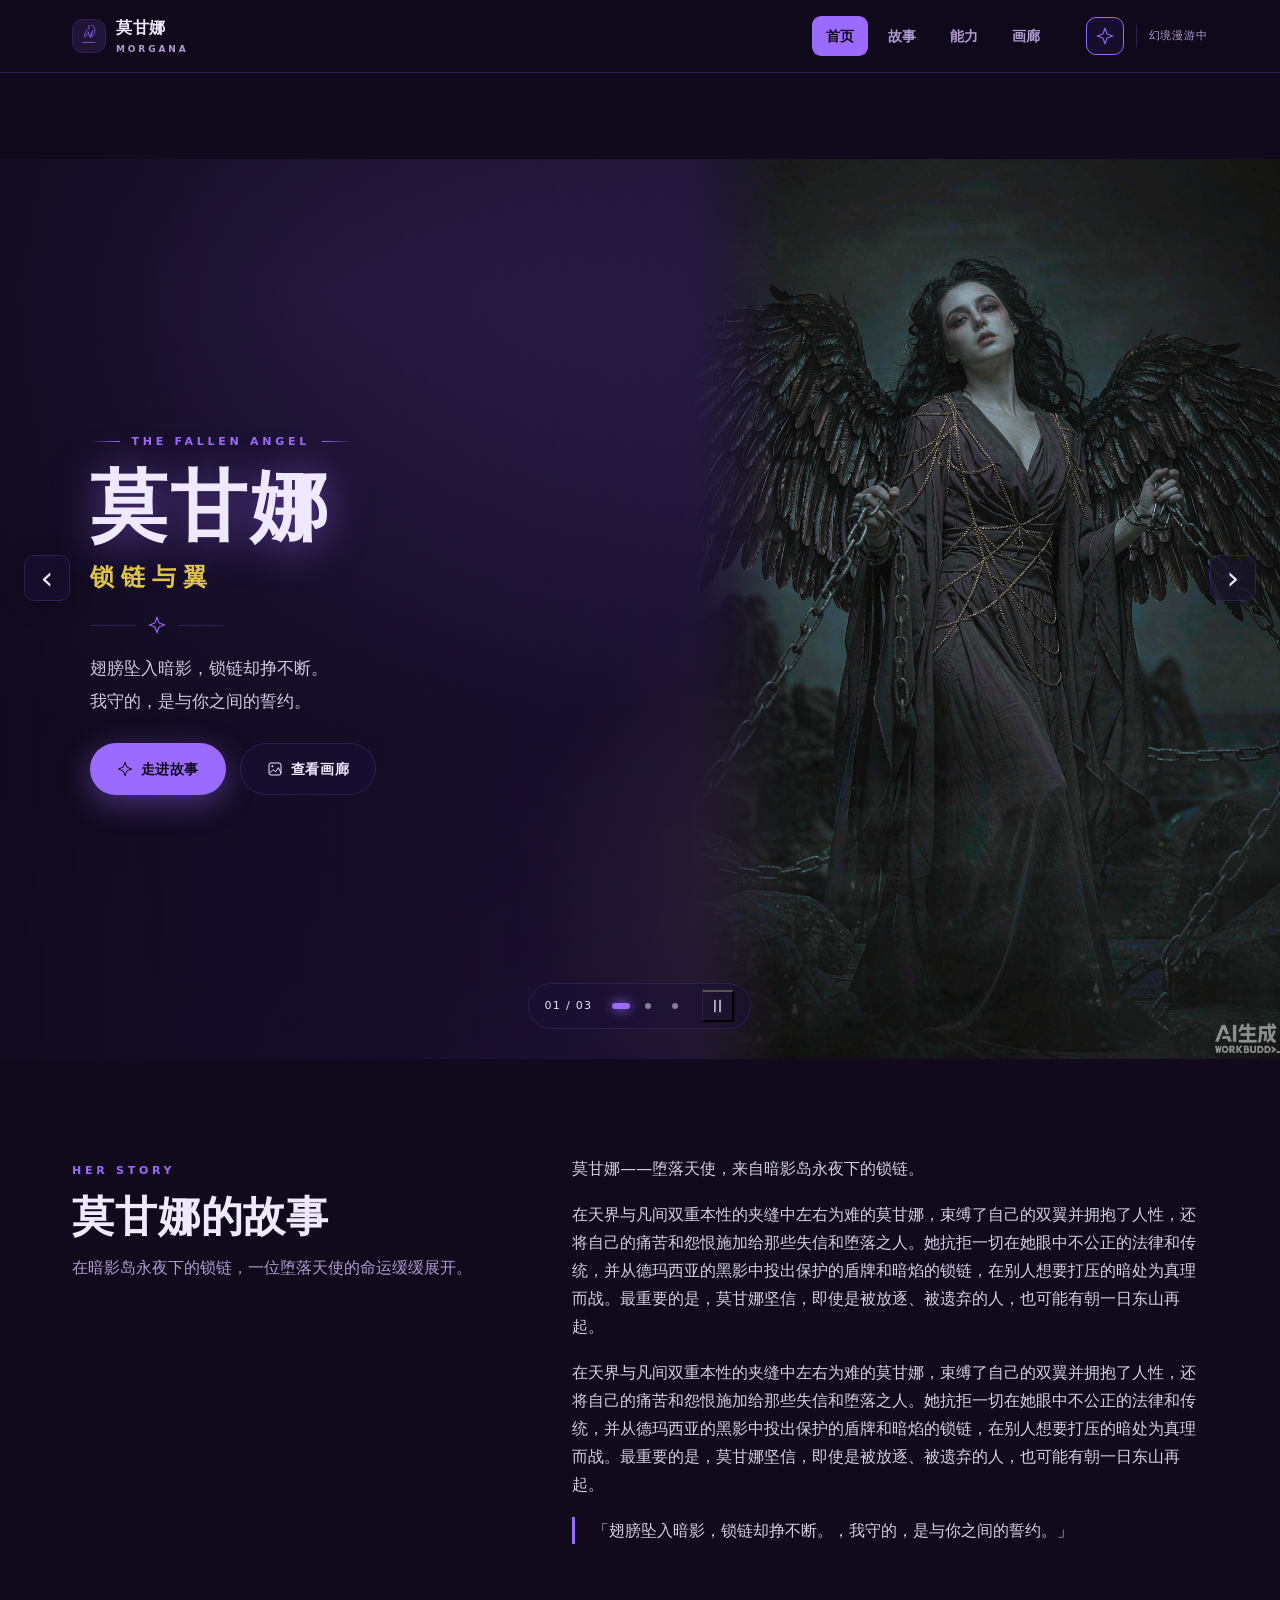
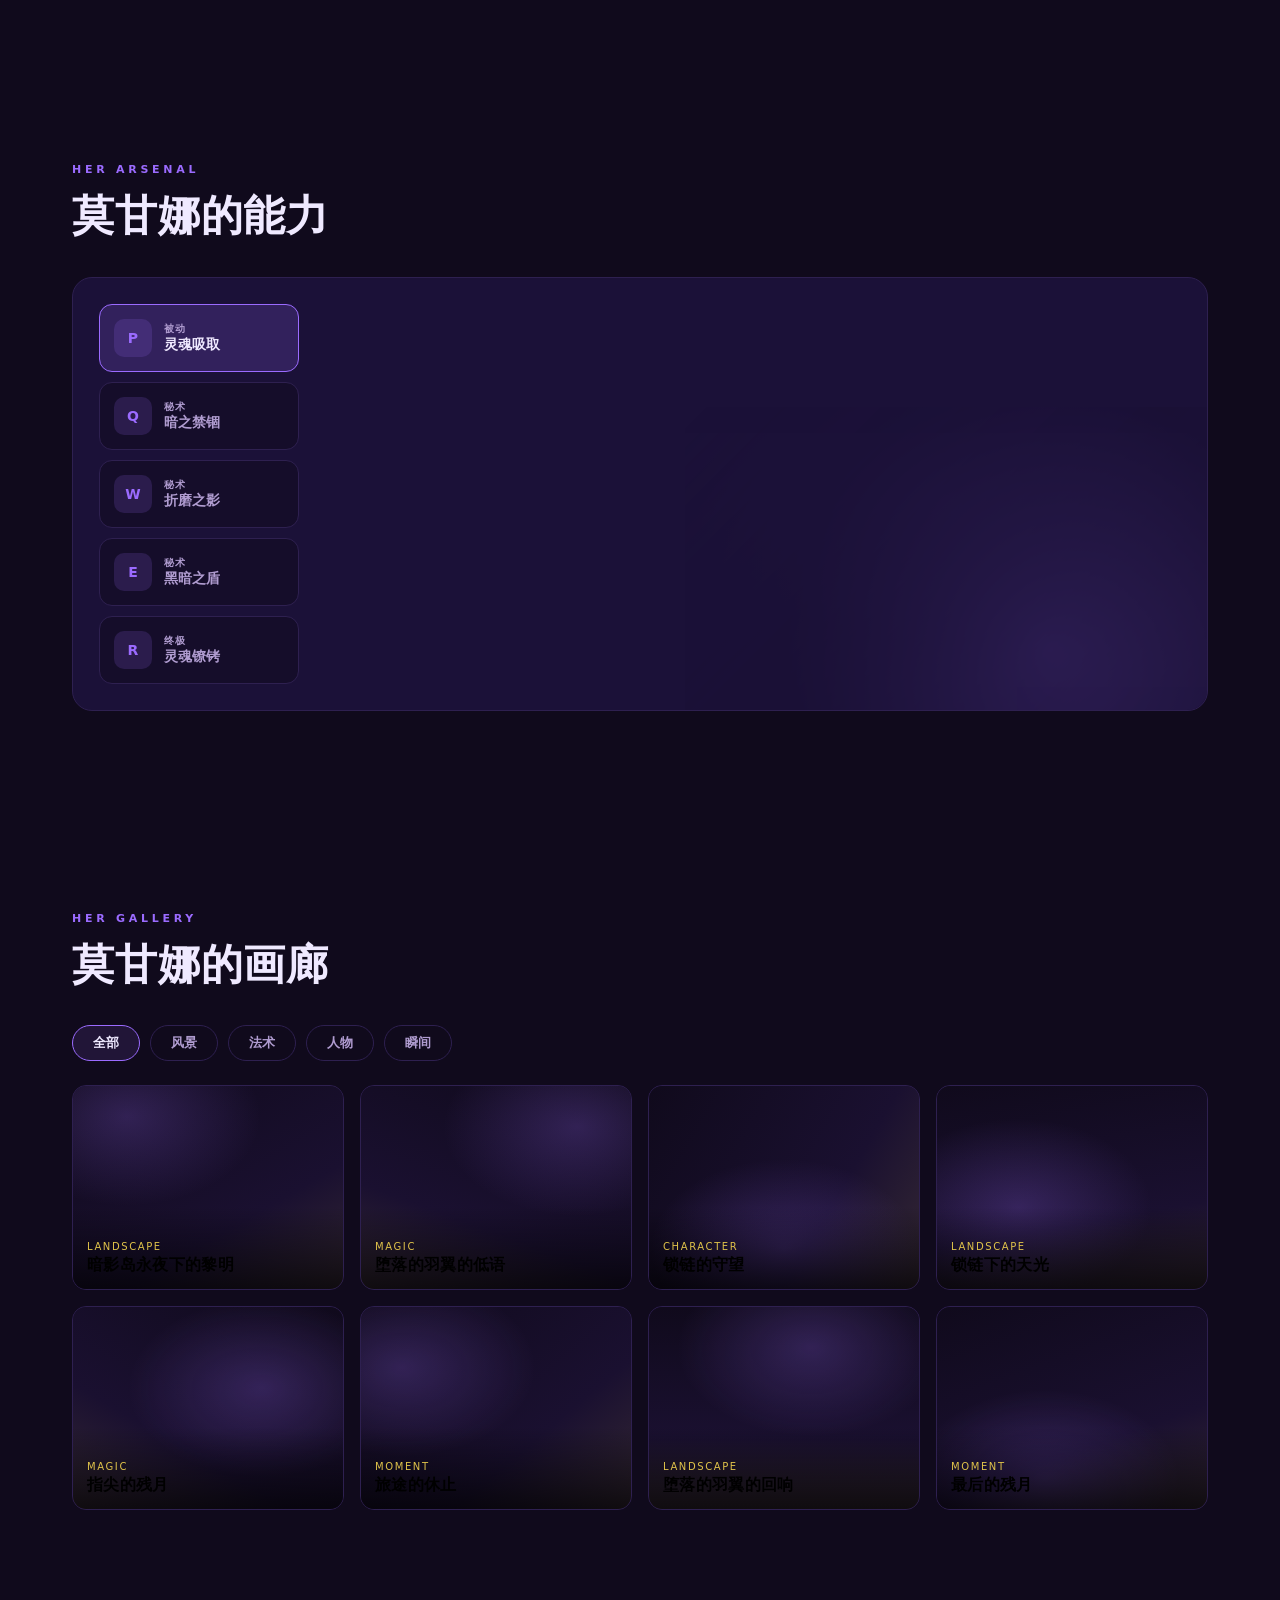
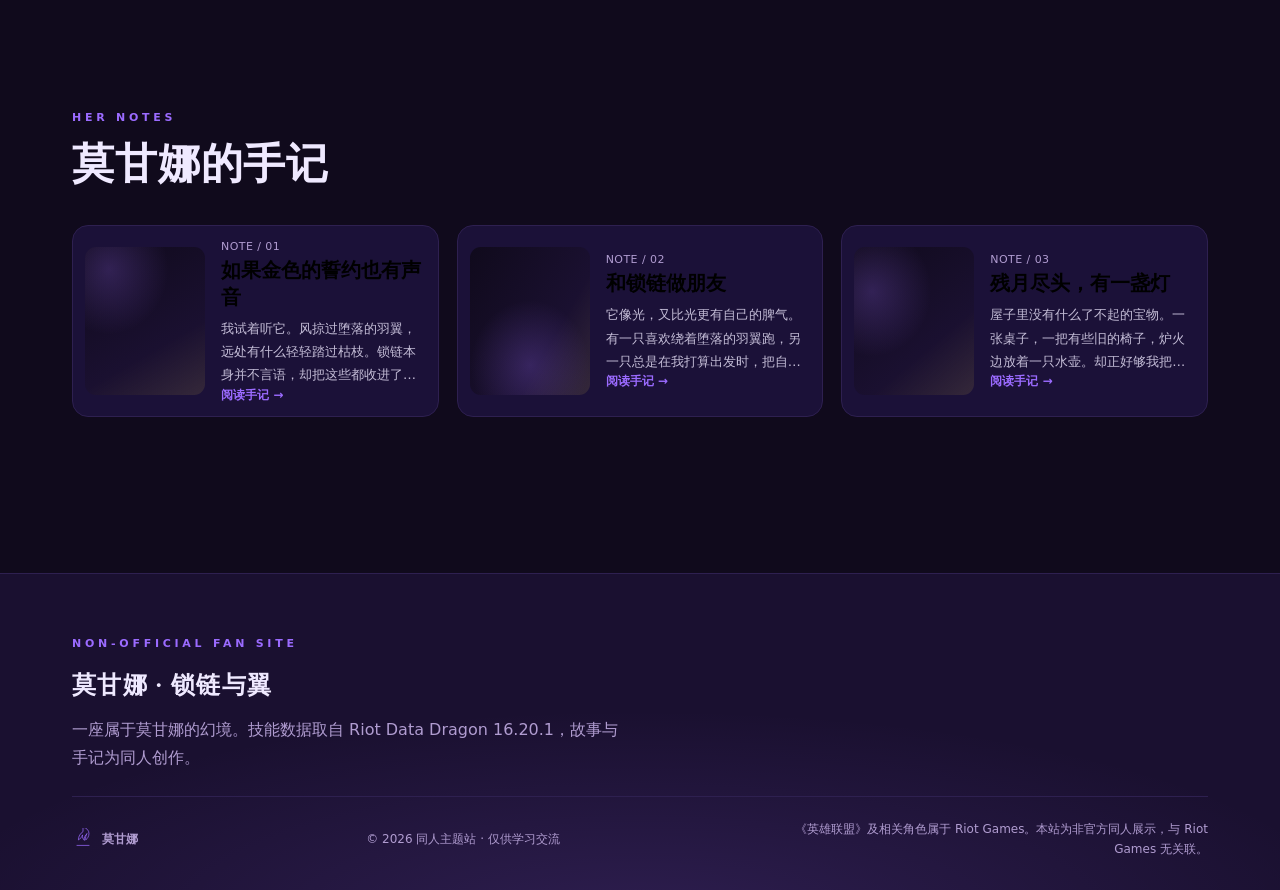
<file: index.html>
<!doctype html>
<html lang="zh-CN">
<head>
  <meta charset="utf-8">
  <meta name="viewport" content="width=device-width, initial-scale=1">
  <meta name="theme-color" content="#100a1c">
  <meta name="description" content="莫甘娜（堕落天使）非官方同人主题站——在暗影岛永夜下的锁链的幻境里，重温她的技能、故事与瞬间。">
  <title>莫甘娜 · 锁链与翼</title>
  <link rel="icon" type="image/svg+xml" href="assets/favicon.svg">
  <link rel="stylesheet" href="styles.css">
  <script src="script.js" defer></script>
</head>
<body>
  <a class="skip-link" href="#main">跳到主要内容</a>
  <svg class="icon-library" aria-hidden="true" xmlns="http://www.w3.org/2000/svg">
    <symbol id="icon-sigil" viewBox="0 0 48 48"><path d="M24 8c-6 4-10 10-10 18 4-2 7-6 9-11-1 5 1 9 4 12-1-6 2-12 6-15-3 4-4 9-3 14 4-3 7-8 7-14 0-7-5-12-13-14Z" fill="none" stroke="currentColor" stroke-width="1.6" stroke-linejoin="round"/><path d="M10 38h28" stroke="currentColor" stroke-width="1.6"/></symbol>
    <symbol id="icon-star" viewBox="0 0 24 24"><path d="m12 2 2.8 7.2L22 12l-7.2 2.8L12 22l-2.8-7.2L2 12l7.2-2.8L12 2Z" fill="none" stroke="currentColor" stroke-width="1.5"/></symbol>
    <symbol id="icon-moon" viewBox="0 0 24 24"><path d="M20.8 14A9 9 0 0 1 10 3.2 9 9 0 1 0 20.8 14Z" fill="none" stroke="currentColor" stroke-width="1.5"/></symbol>
    <symbol id="icon-image" viewBox="0 0 24 24"><rect x="3" y="3" width="18" height="18" rx="3" fill="none" stroke="currentColor" stroke-width="1.5"/><circle cx="8" cy="8" r="1.5" fill="currentColor"/><path d="m4 18 5-5 4 3 4-6 4 8" fill="none" stroke="currentColor" stroke-width="1.5"/></symbol>
    <symbol id="icon-book" viewBox="0 0 24 24"><path d="M12 6C9 3 5 3 2 4v15c4-1 7 0 10 2 3-2 6-3 10-2V4c-3-1-7-1-10 2Zm0 0v15" fill="none" stroke="currentColor" stroke-width="1.5"/></symbol>
  </svg>

  <header class="site-header">
    <nav class="navigation" aria-label="主导航">
      <a class="brand" href="#home" aria-label="莫甘娜首页"><span class="brand-mark"><svg><use href="#icon-sigil"/></svg></span><span>莫甘娜<small>MORGANA</small></span></a>
      <div class="nav-links" id="nav-menu">
        <a href="#home" class="active">首页</a><a href="#story-detail">故事</a><a href="#ability-detail">能力</a><a href="#gallery">画廊</a>
      </div>
      <div class="nav-tools"><button class="icon-button atmosphere-button" type="button" aria-label="关闭粒子效果" aria-pressed="true" title="粒子效果"><svg><use href="#icon-star"/></svg></button><span class="nav-divider"></span><span class="nav-note">幻境漫游中</span><button class="menu-toggle icon-button" type="button" aria-controls="nav-menu" aria-expanded="false" aria-label="打开导航菜单"><span></span><span></span></button></div>
    </nav>
  </header>

  <main id="main">
    <section id="home" class="hero" aria-labelledby="hero-title" aria-roledescription="轮播图">
      <div class="hero-slides"><div class="hero-track" id="hero-track">
        <div class="hero-image" data-label="主视觉" role="img" aria-label="主视觉：莫甘娜的主题幻境" aria-hidden="true" style="background:radial-gradient(120% 90% at 25% 15%, #9b6bff40 0%, transparent 55%), radial-gradient(90% 80% at 85% 80%, #e0c34a2e 0%, transparent 50%), linear-gradient(155deg, #100a1c 0%, #1a1030 55%, #9b6bff1f 100%)"></div>
<div class="hero-image" data-label="幻境" role="img" aria-label="幻境：莫甘娜的主题幻境" aria-hidden="true" style="background:radial-gradient(100% 100% at 80% 20%, #e0c34a33 0%, transparent 55%), linear-gradient(200deg, #1a1030 0%, #100a1c 60%, #9b6bff22 100%)"></div>
<div class="hero-image" data-label="余光" role="img" aria-label="余光：莫甘娜的主题幻境" aria-hidden="true" style="background:radial-gradient(110% 90% at 50% 90%, #9b6bff33 0%, transparent 55%), linear-gradient(120deg, #100a1c 0%, #1a1030 70%, #e0c34a1f 100%)"></div>
      </div></div>
      <div class="hero-shade"></div><div class="particles" aria-hidden="true"></div>
      <div class="hero-portrait"><img src="assets/hero.png" alt="莫甘娜（堕落天使）角色形象插画" width="1024" height="1536" fetchpriority="high"></div>
      <button class="hero-arrow hero-previous icon-button" type="button" aria-label="上一张主视觉" aria-controls="hero-track" hidden>‹</button>
      <button class="hero-arrow hero-next icon-button" type="button" aria-label="下一张主视觉" aria-controls="hero-track" hidden>›</button>
      <div class="hero-content">
        <p class="eyebrow"><span></span> THE FALLEN ANGEL <span></span></p>
        <h1 id="hero-title">莫甘娜</h1>
        <p class="hero-subtitle">锁链与翼</p>
        <div class="ornament" aria-hidden="true"><i></i><svg><use href="#icon-star"/></svg><i></i></div>
        <p class="hero-description">翅膀坠入暗影，锁链却挣不断。<br>我守的，是与你之间的誓约。</p>
        <div class="hero-actions"><a class="button button-primary" href="#story-detail"><svg><use href="#icon-star"/></svg>走进故事</a><a class="button button-glass" href="#gallery"><svg><use href="#icon-image"/></svg>查看画廊</a></div>
      </div>
      <div class="hero-carousel-controls" role="group" aria-label="主视觉轮播控制" hidden>
        <span class="hero-slide-count" aria-hidden="true">01 / 03</span>
        <div class="hero-dots"><button type="button" class="hero-dot" data-hero-slide="0" aria-label="切换到第 1 张主视觉" aria-controls="hero-track" aria-pressed="true"></button><button type="button" class="hero-dot" data-hero-slide="1" aria-label="切换到第 2 张主视觉" aria-controls="hero-track" aria-pressed="false"></button><button type="button" class="hero-dot" data-hero-slide="2" aria-label="切换到第 3 张主视觉" aria-controls="hero-track" aria-pressed="false"></button></div>
        <button class="hero-play-toggle" type="button" aria-label="暂停自动轮播" aria-controls="hero-track" aria-pressed="false"><span aria-hidden="true">Ⅱ</span></button>
      </div>
      <span class="sr-only" id="hero-slide-status" role="status" aria-live="polite" aria-atomic="true"></span>
    </section>

    <section id="story-detail" class="story-section" aria-labelledby="story-title">
      <div class="story-inner">
        <div class="section-heading">
          <p class="eyebrow">HER STORY</p>
          <h2 id="story-title">莫甘娜的故事</h2>
          <p class="section-intro">在暗影岛永夜下的锁链，一位堕落天使的命运缓缓展开。</p>
        </div>
        <div class="story-copy">
          <p class="story-description">莫甘娜——堕落天使，来自暗影岛永夜下的锁链。</p><p>在天界与凡间双重本性的夹缝中左右为难的莫甘娜，束缚了自己的双翼并拥抱了人性，还将自己的痛苦和怨恨施加给那些失信和堕落之人。她抗拒一切在她眼中不公正的法律和传统，并从德玛西亚的黑影中投出保护的盾牌和暗焰的锁链，在别人想要打压的暗处为真理而战。最重要的是，莫甘娜坚信，即使是被放逐、被遗弃的人，也可能有朝一日东山再起。</p><p>在天界与凡间双重本性的夹缝中左右为难的莫甘娜，束缚了自己的双翼并拥抱了人性，还将自己的痛苦和怨恨施加给那些失信和堕落之人。她抗拒一切在她眼中不公正的法律和传统，并从德玛西亚的黑影中投出保护的盾牌和暗焰的锁链，在别人想要打压的暗处为真理而战。最重要的是，莫甘娜坚信，即使是被放逐、被遗弃的人，也可能有朝一日东山再起。</p><p class="story-quote">「翅膀坠入暗影，锁链却挣不断。，我守的，是与你之间的誓约。」</p>
        </div>
      </div>
    </section>

    <section id="ability-detail" class="abilities-section" aria-labelledby="ability-title">
      <div class="section-heading">
        <p class="eyebrow">HER ARSENAL</p>
        <h2 id="ability-title">莫甘娜的能力</h2>
      </div>
      <div class="ability-panel">
        <div class="ability-tabs" role="tablist" aria-label="技能切换">
          <button id="tab-passive" role="tab" data-ability="passive" aria-selected="true" aria-controls="ability-content" tabindex="0"><span class="ability-badge">P</span><span><small>被动</small>灵魂吸取</span></button>
<button id="tab-q" role="tab" data-ability="q" aria-selected="false" aria-controls="ability-content" tabindex="-1"><span class="ability-badge">Q</span><span><small>秘术</small>暗之禁锢</span></button>
<button id="tab-w" role="tab" data-ability="w" aria-selected="false" aria-controls="ability-content" tabindex="-1"><span class="ability-badge">W</span><span><small>秘术</small>折磨之影</span></button>
<button id="tab-e" role="tab" data-ability="e" aria-selected="false" aria-controls="ability-content" tabindex="-1"><span class="ability-badge">E</span><span><small>秘术</small>黑暗之盾</span></button>
<button id="tab-r" role="tab" data-ability="r" aria-selected="false" aria-controls="ability-content" tabindex="-1"><span class="ability-badge">R</span><span><small>终极</small>灵魂镣铐</span></button>
        </div>
        <div class="ability-content" id="ability-content" role="tabpanel" tabindex="0" aria-labelledby="tab-passive">
          <p class="eyebrow" id="ability-label"></p>
          <h3 id="ability-name"></h3>
          <p id="ability-description"></p>
        </div>
        <div class="ability-art" aria-hidden="true"></div>
      </div>
    </section>

    <section id="gallery" class="gallery-section" aria-labelledby="gallery-title">
      <div class="section-heading">
        <p class="eyebrow">HER GALLERY</p>
        <h2 id="gallery-title">莫甘娜的画廊</h2>
      </div>
      <div class="gallery-filters" role="group" aria-label="画廊分类筛选">
        <button type="button" data-filter="all" class="selected" aria-pressed="true">全部</button>
        <button type="button" data-filter="landscape" aria-pressed="false">风景</button>
        <button type="button" data-filter="magic" aria-pressed="false">法术</button>
        <button type="button" data-filter="character" aria-pressed="false">人物</button>
        <button type="button" data-filter="moment" aria-pressed="false">瞬间</button>
      </div>
      <div class="gallery-grid">
        <button class="gallery-item" data-category="landscape" data-scene="1" aria-label="查看：暗影岛永夜下的黎明"><span class="gallery-art scene-1" aria-hidden="true"></span><span class="gallery-caption"><small>LANDSCAPE</small><strong>暗影岛永夜下的黎明</strong></span></button>
<button class="gallery-item" data-category="magic" data-scene="2" aria-label="查看：堕落的羽翼的低语"><span class="gallery-art scene-2" aria-hidden="true"></span><span class="gallery-caption"><small>MAGIC</small><strong>堕落的羽翼的低语</strong></span></button>
<button class="gallery-item" data-category="character" data-scene="3" aria-label="查看：锁链的守望"><span class="gallery-art scene-3" aria-hidden="true"></span><span class="gallery-caption"><small>CHARACTER</small><strong>锁链的守望</strong></span></button>
<button class="gallery-item" data-category="landscape" data-scene="4" aria-label="查看：锁链下的天光"><span class="gallery-art scene-4" aria-hidden="true"></span><span class="gallery-caption"><small>LANDSCAPE</small><strong>锁链下的天光</strong></span></button>
<button class="gallery-item" data-category="magic" data-scene="5" aria-label="查看：指尖的残月"><span class="gallery-art scene-5" aria-hidden="true"></span><span class="gallery-caption"><small>MAGIC</small><strong>指尖的残月</strong></span></button>
<button class="gallery-item" data-category="moment" data-scene="6" aria-label="查看：旅途的休止"><span class="gallery-art scene-6" aria-hidden="true"></span><span class="gallery-caption"><small>MOMENT</small><strong>旅途的休止</strong></span></button>
<button class="gallery-item" data-category="landscape" data-scene="7" aria-label="查看：堕落的羽翼的回响"><span class="gallery-art scene-7" aria-hidden="true"></span><span class="gallery-caption"><small>LANDSCAPE</small><strong>堕落的羽翼的回响</strong></span></button>
<button class="gallery-item" data-category="moment" data-scene="8" aria-label="查看：最后的残月"><span class="gallery-art scene-8" aria-hidden="true"></span><span class="gallery-caption"><small>MOMENT</small><strong>最后的残月</strong></span></button>
      </div>
    </section>

    <section id="journal" class="journal-section" aria-labelledby="journal-title">
      <div class="section-heading">
        <p class="eyebrow">HER NOTES</p>
        <h2 id="journal-title">莫甘娜的手记</h2>
      </div>
      <div class="journal-list">
        <button class="journal-card" data-article="0" aria-label="阅读：如果金色的誓约也有声音"><span class="journal-art scene-1" aria-hidden="true"></span><span class="journal-copy"><span class="journal-meta">NOTE / 01</span><strong>如果金色的誓约也有声音</strong><span class="journal-excerpt">我试着听它。风掠过堕落的羽翼，远处有什么轻轻踏过枯枝。锁链本身并不言语，却把这些都收进了夜色。</span><span class="read-label">阅读手记 →</span></span></button>
<button class="journal-card" data-article="1" aria-label="阅读：和锁链做朋友"><span class="journal-art scene-3" aria-hidden="true"></span><span class="journal-copy"><span class="journal-meta">NOTE / 02</span><strong>和锁链做朋友</strong><span class="journal-excerpt">它像光，又比光更有自己的脾气。有一只喜欢绕着堕落的羽翼跑，另一只总是在我打算出发时，把自己团成一小团。我分不清那是不是休息，但我决定尊重它的安排。</span><span class="read-label">阅读手记 →</span></span></button>
<button class="journal-card" data-article="2" aria-label="阅读：残月尽头，有一盏灯"><span class="journal-art scene-6" aria-hidden="true"></span><span class="journal-copy"><span class="journal-meta">NOTE / 03</span><strong>残月尽头，有一盏灯</strong><span class="journal-excerpt">屋子里没有什么了不起的宝物。一张桌子，一把有些旧的椅子，炉火边放着一只水壶。却正好够我把斗篷晾开，把堕落的羽翼摊在桌上，让赶了一天路的手指慢慢暖起来。</span><span class="read-label">阅读手记 →</span></span></button>
      </div>
    </section>
  </main>

  <footer class="site-footer">
    <div class="footer-glow" aria-hidden="true"></div>
    <div class="footer-content">
      <p class="eyebrow">NON-OFFICIAL FAN SITE</p>
      <h2>莫甘娜 · 锁链与翼</h2>
      <p>一座属于莫甘娜的幻境。技能数据取自 Riot Data Dragon 16.20.1，故事与手记为同人创作。</p>
      <div class="footer-bottom">
        <p class="footer-brand"><svg class="footer-mark"><use href="#icon-sigil"/></svg> 莫甘娜</p>
        <p>© <span id="copyright-year">2026</span> 同人主题站 · 仅供学习交流</p>
        <p class="legal-note">《英雄联盟》及相关角色属于 Riot Games。本站为非官方同人展示，与 Riot Games 无关联。</p>
      </div>
    </div>
  </footer>

  <dialog class="lightbox" id="gallery-dialog" aria-label="画廊大图">
    <button class="dialog-close icon-button" type="button" aria-label="关闭大图">×</button>
    <div class="lightbox-image" id="lightbox-image" role="img" aria-label=""></div>
    <div class="lightbox-bottom">
      <h2 id="lightbox-title"></h2>
      <div class="lightbox-nav">
        <button class="icon-button" id="gallery-prev" type="button" aria-label="上一张">‹</button>
        <span id="lightbox-counter"></span>
        <button class="icon-button" id="gallery-next" type="button" aria-label="下一张">›</button>
      </div>
    </div>
  </dialog>

  <dialog class="article" id="article-dialog" aria-label="手记阅读">
    <button class="dialog-close icon-button" type="button" aria-label="关闭手记">×</button>
    <div class="article-cover" id="article-cover"></div>
    <div class="article-body">
      <h2 id="article-title"></h2>
      <div id="article-content"></div>
    </div>
  </dialog>
</body>
</html>
</file>
<file: styles.css>
/* ====== 莫甘娜 · 主题变量 ====== */
:root{
  --bg:#100a1c; --bg-2:#1a1030; --panel:#1b1138;
  --primary:#9b6bff; --primary-2:#6f47d6; --accent:#e0c34a;
  --text:#efe9ff; --muted:#b09cd0; --line:#2e2050; --flake:#c0a8ff;
  --sans:"PingFang SC","Microsoft YaHei","Hiragino Sans GB",system-ui,-apple-system,"Segoe UI",Roboto,sans-serif;
  --serif:"Songti SC","SimSun",Georgia,"Times New Roman",serif;
}
*{box-sizing:border-box;margin:0;padding:0}
html{scroll-behavior:smooth;scroll-padding-top:84px}
body{background:var(--bg);color:var(--text);font-family:var(--sans);line-height:1.75;-webkit-font-smoothing:antialiased;overflow-x:hidden}
a{color:inherit;text-decoration:none}
img{max-width:100%;display:block}
.sr-only{position:absolute;width:1px;height:1px;padding:0;margin:-1px;overflow:hidden;clip-path:inset(50%);white-space:nowrap;border:0}
.skip-link{position:fixed;left:14px;top:-60px;z-index:60;background:var(--primary);color:var(--bg);padding:9px 16px;border-radius:8px;font-weight:700;transition:top .25s}
.skip-link:focus{top:14px}
:focus-visible{outline:2px solid var(--accent);outline-offset:3px;border-radius:4px}

/* ====== header / nav ====== */
.site-header{position:fixed;inset:0 0 auto;z-index:50;backdrop-filter:blur(14px);background:color-mix(in srgb,var(--bg) 72%,transparent);border-bottom:1px solid var(--line)}
.navigation{max-width:1180px;margin:0 auto;display:flex;align-items:center;gap:18px;padding:14px 22px}
.brand{display:flex;align-items:center;gap:10px;font-weight:800;letter-spacing:.04em}
.brand-mark{width:34px;height:34px;display:grid;place-items:center;color:var(--primary);border:1px solid var(--line);border-radius:10px;background:color-mix(in srgb,var(--primary) 12%,transparent)}
.brand-mark svg{width:22px;height:22px}
.brand small{display:block;font-size:9px;letter-spacing:.32em;color:var(--muted);font-weight:600}
.nav-links{display:flex;gap:6px;margin-left:auto}
.nav-links a{padding:8px 14px;border-radius:9px;color:var(--muted);font-size:14px;font-weight:600;transition:.2s}
.nav-links a:hover{color:var(--text);background:color-mix(in srgb,var(--primary) 12%,transparent)}
.nav-links a.active{color:var(--bg);background:var(--primary)}
.nav-tools{display:flex;align-items:center;gap:12px;margin-left:14px}
.nav-divider{width:1px;height:22px;background:var(--line)}
.nav-note{font-size:11px;color:var(--muted);letter-spacing:.08em}
.icon-button{display:grid;place-items:center;width:38px;height:38px;border-radius:10px;border:1px solid var(--line);background:color-mix(in srgb,var(--panel) 60%,transparent);color:var(--text);cursor:pointer;transition:.2s}
.icon-button:hover{border-color:var(--primary);color:var(--primary)}
.icon-button svg{width:18px;height:18px;fill:currentColor}
.atmosphere-button[aria-pressed="true"]{color:var(--primary);border-color:var(--primary)}
.menu-toggle{display:none;flex-direction:column;gap:4px}
.menu-toggle span{width:18px;height:2px;background:currentColor;border-radius:2px}
@media(max-width:760px){.nav-links{position:fixed;inset:64px 14px auto;flex-direction:column;background:var(--bg-2);border:1px solid var(--line);border-radius:14px;padding:10px;gap:4px;display:none}
.nav-links.open{display:flex}
.nav-links a{padding:12px 14px}
.menu-toggle{display:flex}
.nav-note{display:none}}

/* ====== hero ====== */
.hero{position:relative;height:100svh;min-height:640px;display:flex;align-items:center;overflow:hidden}
.hero-slides{position:absolute;inset:0;z-index:-4;overflow:hidden}
.hero-portrait{position:absolute;top:0;right:0;bottom:0;width:min(46vw,660px);z-index:-3;pointer-events:none}
.hero-portrait img{width:100%;height:100%;object-fit:cover;object-position:50% 16%;display:block;-webkit-mask-image:linear-gradient(90deg,transparent 0,#000 16%);mask-image:linear-gradient(90deg,transparent 0,#000 16%);filter:drop-shadow(0 0 60px color-mix(in srgb,var(--primary) 26%,transparent))}
.hero-track{display:flex;width:100%;height:100%;will-change:transform}
.hero-track.is-ready{transition:transform .8s cubic-bezier(.65,0,.35,1)}
.hero-track>.hero-image{flex:0 0 100%;width:100%;height:100%;min-width:0;background-size:cover;background-position:center}
.hero-shade{position:absolute;inset:0;z-index:-2;background:linear-gradient(90deg,color-mix(in srgb,var(--bg) 80%,transparent) 0%,color-mix(in srgb,var(--bg) 32%,transparent) 36%,transparent 60%)}
.particles{position:absolute;inset:0;z-index:-1;pointer-events:none;overflow:hidden}
.snowflake{position:absolute;top:-8%;width:6px;height:6px;border-radius:50%;background:var(--flake);opacity:.7;box-shadow:0 0 8px var(--flake);animation:fall linear infinite}
@keyframes fall{0%{transform:translateY(-10vh) translateX(0)}100%{transform:translateY(112vh) translateX(20px)}}
.hero-content{position:relative;z-index:3;width:min(560px,46vw);padding:110px 0;margin:0 0 0 7vw;text-align:left}
.eyebrow{display:inline-flex;align-items:center;gap:12px;font-size:11px;letter-spacing:.34em;color:var(--primary);font-weight:700}
.eyebrow span{width:30px;height:1px;background:linear-gradient(90deg,transparent,var(--primary))}
.eyebrow span:last-child{background:linear-gradient(90deg,var(--primary),transparent)}
.hero h1{font-family:var(--serif);font-size:clamp(56px,6vw,92px);line-height:1.06;margin:16px 0 8px;letter-spacing:.04em;text-shadow:0 4px 40px color-mix(in srgb,var(--primary) 50%,transparent)}
.hero-subtitle{font-size:24px;color:var(--accent);letter-spacing:.3em;font-weight:600}
.ornament{display:flex;align-items:center;gap:12px;margin:18px 0}
.ornament i{width:46px;height:1px;background:var(--line)}
.ornament svg{width:18px;height:18px;color:var(--primary);fill:none;stroke:var(--primary);stroke-width:1.4}
.hero-description{font-size:17px;color:color-mix(in srgb,var(--text) 86%,transparent);line-height:1.9}
.hero-actions{display:flex;gap:14px;margin-top:26px;flex-wrap:wrap}
.button{display:inline-flex;align-items:center;gap:8px;padding:13px 26px;border-radius:30px;font-weight:700;font-size:14px;letter-spacing:.04em;transition:.2s;border:1px solid transparent}
.button svg{width:16px;height:16px;fill:currentColor}
.button-primary{background:var(--primary);color:var(--bg);box-shadow:0 8px 30px color-mix(in srgb,var(--primary) 40%,transparent)}
.button-primary:hover{transform:translateY(-2px);box-shadow:0 12px 38px color-mix(in srgb,var(--primary) 55%,transparent)}
.button-glass{background:color-mix(in srgb,var(--panel) 55%,transparent);border-color:var(--line);color:var(--text);backdrop-filter:blur(8px)}
.button-glass:hover{border-color:var(--primary);color:var(--primary)}
.hero-arrow{position:absolute;top:44%;z-index:4;width:46px;height:46px;background:color-mix(in srgb,var(--panel) 40%,transparent);border-color:var(--line);backdrop-filter:blur(15px);font:32px/1 var(--sans);box-shadow:0 4px 25px rgba(0,0,0,.25)}
.hero-previous{left:24px}.hero-next{right:24px}
.hero-arrow[aria-disabled="true"]{opacity:.55}
.hero-carousel-controls{position:absolute;left:50%;bottom:30px;transform:translateX(-50%);z-index:4;display:flex;align-items:center;gap:16px;border:1px solid var(--line);border-radius:30px;padding:6px 16px;background:color-mix(in srgb,var(--panel) 45%,transparent);backdrop-filter:blur(16px)}
.hero-slide-count{font-size:11px;letter-spacing:.12em;color:var(--text);white-space:nowrap}
.hero-dots{display:flex;gap:3px;align-items:center}
.hero-dot{position:relative;display:block;width:24px;height:30px;background:transparent;padding:0;border:0;cursor:pointer}
.hero-dot:after{content:"";position:absolute;left:50%;top:50%;width:6px;height:6px;border-radius:6px;background:color-mix(in srgb,var(--text) 50%,transparent);transform:translate(-50%,-50%);transition:.3s}
.hero-dot[aria-pressed="true"]:after{width:18px;background:var(--primary);box-shadow:0 0 12px var(--primary)}
.hero-play-toggle{display:grid;place-items:center;width:32px;height:32px;border-left:1px solid var(--line);background:none;padding:0;color:var(--text);font-size:17px;cursor:pointer}
.hero-dot[aria-disabled="true"]{cursor:default}

/* ====== sections ====== */
.story-section,.abilities-section,.gallery-section,.journal-section{padding:96px 22px;max-width:1180px;margin:0 auto}
.section-heading{margin-bottom:34px}
.section-heading h2{font-family:var(--serif);font-size:42px;line-height:1.25;margin-top:8px;letter-spacing:.02em}
.section-intro{color:var(--muted);max-width:620px;margin-top:10px}
.story-inner{display:grid;grid-template-columns:1fr 1.4fr;gap:46px;align-items:start}
.story-copy p{margin-bottom:18px;font-size:16px;color:color-mix(in srgb,var(--text) 88%,transparent)}
.story-quote{font-family:var(--serif);font-size:22px;color:var(--primary);border-left:3px solid var(--primary);padding-left:18px;line-height:1.7}
@media(max-width:860px){.hero{align-items:flex-end;min-height:600px}.hero-portrait{width:100%;left:0;right:auto;opacity:.62}.hero-portrait img{object-position:50% 12%;-webkit-mask-image:linear-gradient(180deg,#000 0 32%,transparent 74%);mask-image:linear-gradient(180deg,#000 0 32%,transparent 74%);filter:none}.hero-content{width:100%;max-width:640px;margin:0 auto;padding:0 22px 118px;text-align:center}.ornament{justify-content:center}.hero-actions{justify-content:center}.hero-shade{background:linear-gradient(180deg,rgba(0,0,0,.18) 0%,transparent 30%,transparent 46%,color-mix(in srgb,var(--bg) 94%,transparent) 100%)}}
@media(max-width:760px){.story-inner{grid-template-columns:1fr;gap:24px}.section-heading h2{font-size:32px}.hero-subtitle{font-size:18px}}

/* ====== abilities ====== */
.ability-panel{display:grid;grid-template-columns:200px 1fr;gap:26px;background:var(--panel);border:1px solid var(--line);border-radius:20px;padding:26px;position:relative;overflow:hidden;min-height:420px}
.ability-tabs{display:flex;flex-direction:column;gap:10px}
.ability-tabs button{display:flex;align-items:center;gap:12px;padding:14px;border-radius:13px;border:1px solid var(--line);background:color-mix(in srgb,var(--bg) 50%,transparent);color:var(--muted);cursor:pointer;text-align:left;transition:.2s;font-family:inherit}
.ability-tabs button:hover{border-color:var(--primary);color:var(--text)}
.ability-tabs button[aria-selected="true"]{background:color-mix(in srgb,var(--primary) 18%,transparent);border-color:var(--primary);color:var(--text)}
.ability-badge{flex:0 0 38px;width:38px;height:38px;display:grid;place-items:center;border-radius:10px;background:color-mix(in srgb,var(--primary) 16%,transparent);color:var(--primary);font-weight:800;font-size:15px}
.ability-tabs button small{display:block;font-size:10px;letter-spacing:.12em;color:var(--muted)}
.ability-tabs button span{font-weight:700;font-size:14px}
.ability-content{padding:6px 4px}
.ability-content .eyebrow{margin-bottom:8px}
.ability-content h3{font-family:var(--serif);font-size:34px;margin-bottom:14px}
.ability-content>p:not(.eyebrow){font-size:16px;color:color-mix(in srgb,var(--text) 86%,transparent);line-height:1.9}
.ability-art{position:absolute;right:0;bottom:0;width:46%;height:70%;opacity:.16;background:radial-gradient(80% 80% at 50% 30%, #9b6bff40 0%, transparent 60%), linear-gradient(160deg, #1a1030 0%, #100a1c 100%);border-radius:0 0 20px 0;mask-image:linear-gradient(135deg,transparent,#000);pointer-events:none}
.ability-art:before{content:"";position:absolute;inset:0;background:radial-gradient(circle at 70% 80%,var(--primary) 0,transparent 60%)}
@media(max-width:760px){.ability-panel{grid-template-columns:1fr;min-height:auto}.ability-tabs{flex-direction:row;flex-wrap:wrap}.ability-tabs button{flex:1 1 40%}.ability-art{display:none}}

/* ====== gallery ====== */
.gallery-filters{display:flex;gap:10px;flex-wrap:wrap;margin-bottom:24px}
.gallery-filters button{padding:8px 20px;border-radius:30px;border:1px solid var(--line);background:transparent;color:var(--muted);cursor:pointer;font-family:inherit;font-size:13px;font-weight:600;transition:.2s}
.gallery-filters button.selected,.gallery-filters button:hover{border-color:var(--primary);color:var(--text);background:color-mix(in srgb,var(--primary) 12%,transparent)}
.gallery-grid{display:grid;grid-template-columns:repeat(4,1fr);gap:16px}
.gallery-item{position:relative;border:1px solid var(--line);border-radius:14px;overflow:hidden;cursor:pointer;background:var(--bg-2);text-align:left;padding:0;font-family:inherit;transition:.2s}
.gallery-item:hover{transform:translateY(-4px);border-color:var(--primary);box-shadow:0 16px 40px rgba(0,0,0,.35)}
.gallery-art{display:block;aspect-ratio:4/3;width:100%}
.gallery-caption{position:absolute;left:0;right:0;bottom:0;padding:34px 14px 13px;background:linear-gradient(0deg,rgba(0,0,0,.7),transparent)}
.gallery-caption small{display:block;font-size:10px;letter-spacing:.16em;color:var(--accent)}
.gallery-caption strong{display:block;font-size:16px;letter-spacing:.02em;margin-top:3px}
@media(max-width:900px){.gallery-grid{grid-template-columns:repeat(2,1fr)}}
@media(max-width:420px){.gallery-grid{grid-template-columns:1fr}}

/* ====== journal ====== */
.journal-list{display:grid;grid-template-columns:repeat(3,1fr);gap:18px}
.journal-card{display:grid;grid-template-columns:120px 1fr;gap:16px;padding:12px;background:var(--panel);border:1px solid var(--line);border-radius:16px;align-items:center;min-height:170px;cursor:pointer;font-family:inherit;text-align:left;transition:.2s}
.journal-card:hover{border-color:var(--primary);transform:translateY(-3px)}
.journal-art{height:148px;border-radius:11px;background:radial-gradient(80% 80% at 50% 30%, #9b6bff40 0%, transparent 60%), linear-gradient(160deg, #1a1030 0%, #100a1c 100%)}
.journal-copy strong{display:block;font-size:20px;margin:4px 0;font-family:var(--serif)}
.journal-meta{font-size:11px;color:var(--muted);letter-spacing:.04em}
.journal-excerpt{font-size:13px;color:color-mix(in srgb,var(--text) 80%,transparent);line-height:1.8;display:-webkit-box;-webkit-line-clamp:3;-webkit-box-orient:vertical;overflow:hidden;margin-top:6px}
.read-label{font-size:12px;color:var(--primary);margin-top:8px;font-weight:700}
@media(max-width:760px){.journal-list{grid-template-columns:1fr}.journal-card{min-height:auto}.journal-art{height:120px}}

/* ====== footer ====== */
.site-footer{margin-top:60px;position:relative;border-top:1px solid var(--line);background:var(--bg-2)}
.footer-glow{position:absolute;inset:0;overflow:hidden;pointer-events:none}
.footer-glow:after{content:"";position:absolute;bottom:-30px;left:0;width:100%;height:300px;background:radial-gradient(80% 100% at 50% 100%,color-mix(in srgb,var(--primary) 30%,transparent),transparent 70%);opacity:.5}
.footer-content{max-width:1180px;margin:0 auto;padding:54px 22px 30px;position:relative}
.footer-content h2{font-family:var(--serif);font-size:24px;margin:8px 0 10px;letter-spacing:.06em}
.footer-content>p:not(.eyebrow){color:var(--muted);max-width:560px}
.footer-bottom{display:flex;align-items:center;justify-content:space-between;gap:16px;flex-wrap:wrap;padding-top:22px;border-top:1px solid var(--line);margin-top:24px}
.footer-brand{display:flex;align-items:center;gap:8px;font-weight:800}
.footer-mark{width:22px;height:22px;color:var(--primary)}
.footer-bottom p{font-size:12px;color:var(--muted)}
.legal-note{text-align:right;font-size:11px;line-height:1.7;max-width:420px}

/* ====== dialogs ====== */
.lightbox,.article{position:fixed;inset:0;margin:auto;width:min(92vw,860px);height:fit-content;max-height:90vh;border:1px solid var(--line);border-radius:18px;background:var(--bg-2);color:var(--text);padding:0;overflow:hidden}
.lightbox[open],.article[open]{display:flex;flex-direction:column}
.lightbox::backdrop,.article::backdrop{background:rgba(2,4,12,.78);backdrop-filter:blur(6px)}
.dialog-close{position:absolute;top:12px;right:12px;z-index:5;font-size:22px;line-height:1;width:40px;height:40px}
.lightbox-image{width:100%;height:min(60svh,520px);background-size:cover!important;background-position:center!important}
.lightbox-bottom{padding:18px 22px;display:flex;align-items:center;justify-content:space-between;gap:14px}
.lightbox-bottom h2{font-family:var(--serif);font-size:22px}
.lightbox-nav{display:flex;align-items:center;gap:12px}
.lightbox-nav span{font-size:12px;color:var(--muted)}
.article-cover{height:200px;background:radial-gradient(80% 80% at 50% 30%, #9b6bff40 0%, transparent 60%), linear-gradient(160deg, #1a1030 0%, #100a1c 100%)}
.article-body{padding:26px 28px 32px;overflow:auto}
.article-body h2{font-family:var(--serif);font-size:28px;margin-bottom:16px}
.article-body p{font-size:16px;line-height:1.95;margin-bottom:14px;color:color-mix(in srgb,var(--text) 90%,transparent)}
body.modal-open{overflow:hidden}
@media(max-width:760px){.lightbox-image{height:auto;aspect-ratio:4/3}.legal-note{text-align:left}}

/* ====== scene gradients ====== */
.scene-1{background:radial-gradient(90% 80% at 20% 15%, #9b6bff3a 0%, transparent 55%), linear-gradient(150deg, #100a1c 0%, #1a1030 65%, #e0c34a22 100%)}
.scene-2{background:radial-gradient(90% 80% at 80% 20%, #9b6bff3a 0%, transparent 55%), linear-gradient(200deg, #100a1c 0%, #1a1030 65%, #e0c34a22 100%)}
.scene-3{background:radial-gradient(90% 80% at 50% 80%, #9b6bff3a 0%, transparent 55%), linear-gradient(120deg, #100a1c 0%, #1a1030 65%, #e0c34a22 100%)}
.scene-4{background:radial-gradient(90% 80% at 30% 60%, #9b6bff3a 0%, transparent 55%), linear-gradient(170deg, #100a1c 0%, #1a1030 65%, #e0c34a22 100%)}
.scene-5{background:radial-gradient(90% 80% at 70% 40%, #9b6bff3a 0%, transparent 55%), linear-gradient(210deg, #100a1c 0%, #1a1030 65%, #e0c34a22 100%)}
.scene-6{background:radial-gradient(90% 80% at 15% 30%, #9b6bff3a 0%, transparent 55%), linear-gradient(140deg, #100a1c 0%, #1a1030 65%, #e0c34a22 100%)}
.scene-7{background:radial-gradient(90% 80% at 60% 20%, #9b6bff3a 0%, transparent 55%), linear-gradient(180deg, #100a1c 0%, #1a1030 65%, #e0c34a22 100%)}
.scene-8{background:radial-gradient(90% 80% at 40% 85%, #9b6bff3a 0%, transparent 55%), linear-gradient(160deg, #100a1c 0%, #1a1030 65%, #e0c34a22 100%)}

@media(prefers-reduced-motion:reduce){html{scroll-behavior:auto}*,*:before,*:after{animation:none!important;transition:none!important}.particles{display:none}}
</file>
